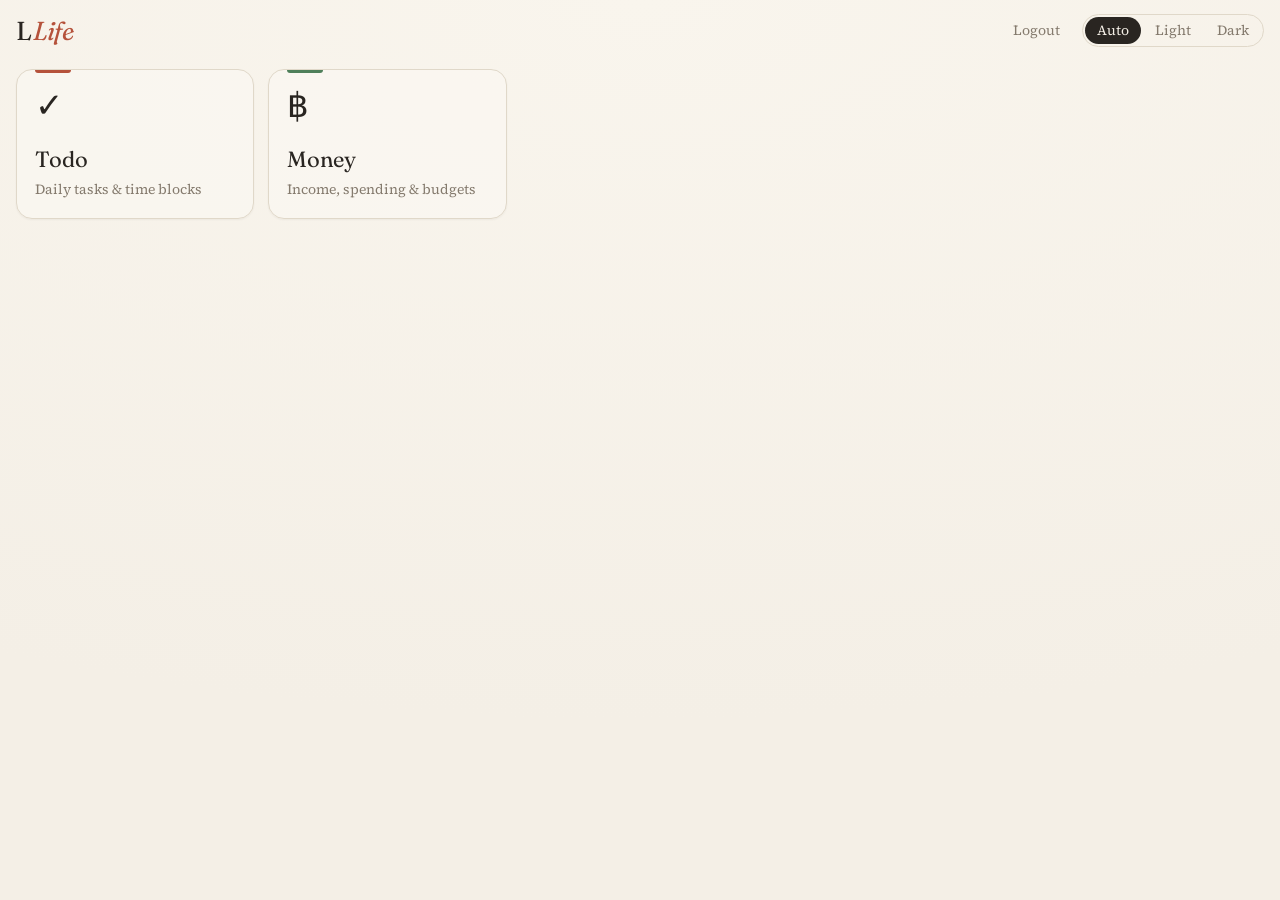
<file: web/index.html>
<!doctype html>
<html lang="en">
<head>
<meta charset="utf-8">
<meta name="viewport" content="width=device-width,initial-scale=1,viewport-fit=cover">
<title>LLife</title>
<link href="https://fonts.googleapis.com/css2?family=Fraunces:opsz,wght@9..144,300;9..144,400&family=Source+Serif+4:opsz,wght@8..60,400&display=swap" rel="stylesheet">
<link rel="stylesheet" href="style.css">
<script>try{document.documentElement.dataset.th=localStorage.th||"auto"}catch(e){}</script>
</head>
<body>
<header>
  <h1>L<em>Life</em></h1>
  <form method="post" action="/logout"><button class="out">Logout</button></form>
  <div class="seg" id="th"><button data-th="auto">Auto</button><button data-th="light">Light</button><button data-th="dark">Dark</button></div>
</header>
<main id="app"></main>
<script src="app.js"></script>
</body>
</html>
</file>
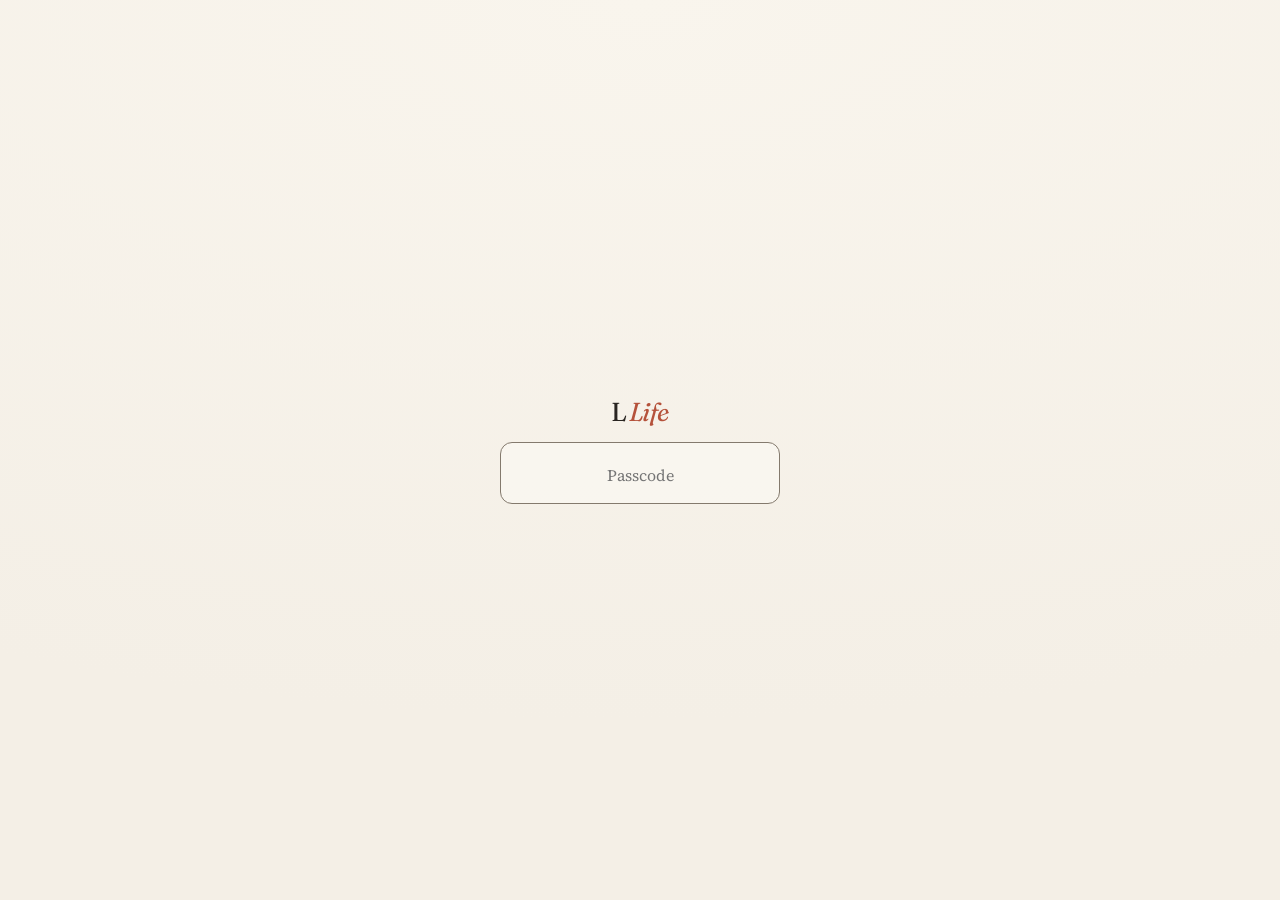
<file: web/login.html>
<!doctype html>
<html lang="en">
<head>
<meta charset="utf-8">
<meta name="viewport" content="width=device-width,initial-scale=1,viewport-fit=cover">
<title>LLife</title>
<link href="https://fonts.googleapis.com/css2?family=Fraunces:opsz,wght@9..144,300;9..144,400&family=Source+Serif+4:opsz,wght@8..60,400&display=swap" rel="stylesheet">
<link rel="stylesheet" href="style.css">
<script>try{document.documentElement.dataset.th=localStorage.th||"auto"}catch(e){}</script>
</head>
<body class="lg">
<form method="post" action="/login">
  <h1>L<em>Life</em></h1>
  <input name="code" type="password" inputmode="numeric" autocomplete="current-password" placeholder="Passcode" autofocus required>
  <input name="next" type="hidden">
  <p id="e" hidden>Wrong passcode</p>
</form>
<script>
const q=new URLSearchParams(location.search),f=document.forms[0];
f.next.value=q.get('next')||'';e.hidden=!q.get('e');
f.code.oninput=()=>f.code.value.length==6&&f.submit();
</script>
</body>
</html>
</file>
<file: web/style.css>
:root{--paper:#f4efe6;--gl:#f9f5ed;--card:#fbf8f2b3;--ink:#292521;--mute:#847a6d;--line:#e0d8c9;--acc:#b5523b;--hd:'Fraunces',Georgia,serif;--bd:'Source Serif 4',Georgia,serif;color-scheme:light}
@media (prefers-color-scheme:dark){:root:not([data-th=light]){--paper:#1b1916;--gl:#1b1916;--card:#26231fb3;--ink:#ece5d8;--mute:#9a9083;--line:#38332c;--acc:#e07a5f;color-scheme:dark}}
:root[data-th=dark]{--paper:#1b1916;--gl:#1b1916;--card:#26231fb3;--ink:#ece5d8;--mute:#9a9083;--line:#38332c;--acc:#e07a5f;color-scheme:dark}
*{box-sizing:border-box;margin:0}
body{background:radial-gradient(120% 80% at 50% 0,var(--gl),var(--paper));color:var(--ink);font:17px/1.5 var(--bd);min-height:100vh;padding-bottom:env(safe-area-inset-bottom)}
button{font:inherit;color:inherit;background:none;border:0;cursor:pointer;-webkit-tap-highlight-color:transparent}
header{display:flex;align-items:center;gap:10px;max-width:1280px;margin:auto;padding:14px max(16px,env(safe-area-inset-right)) 14px max(16px,env(safe-area-inset-left))}
h1{font:400 26px var(--hd);letter-spacing:-.02em;flex:1}h1 em{color:var(--acc);margin-left:2px}
.seg{display:inline-flex;border:1px solid var(--line);border-radius:99px;padding:2px;gap:2px}
.seg button{padding:3px 12px;border-radius:99px;font-size:14px;color:var(--mute)}.seg .on{background:var(--ink);color:var(--paper)}
main{max-width:1280px;margin:auto;padding:8px max(16px,env(safe-area-inset-right)) 60px max(16px,env(safe-area-inset-left));display:grid;grid-template-columns:repeat(auto-fill,minmax(min(100%,210px),1fr));gap:14px}
.c{display:flex;flex-direction:column;gap:6px;padding:18px;min-height:150px;color:inherit;text-decoration:none;background:var(--card);border:1px solid var(--line);border-radius:16px;box-shadow:0 1px 2px #2b26220d;position:relative;transition:transform .15s,border-color .15s;-webkit-tap-highlight-color:transparent}
.c::before{content:"";position:absolute;left:18px;top:0;width:36px;height:3px;border-radius:0 0 3px 3px;background:var(--c)}
.c:hover{border-color:var(--mute);transform:translateY(-2px)}.c:active{transform:scale(.98)}
.c i{font:normal 34px/1 var(--hd)}
.c b{font:400 22px var(--hd);margin-top:auto}
.c span{color:var(--mute);font-size:14px}
@media (max-width:420px){h1{font-size:22px}.seg button{padding:3px 9px}.c{min-height:110px;padding:14px}.c i{font-size:28px}.c b{font-size:20px}}
@media (min-width:1600px){html{font-size:19px}header,main{max-width:1500px}}
@media (hover:none){.c:hover{transform:none;border-color:var(--line)}}
body.lg{display:grid;place-items:center;padding:16px}
.lg form{display:flex;flex-direction:column;align-items:center;gap:14px;width:min(280px,100%)}
.lg input{width:100%;text-align:center;font:inherit;font-size:24px;letter-spacing:.3em;color:inherit;background:var(--card);border:1px solid var(--line);border-radius:12px;padding:12px;outline:0}
.lg input:focus{border-color:var(--mute)}.lg input::placeholder{font-size:16px;letter-spacing:0}
.lg p{color:var(--acc);font-size:14px}[hidden]{display:none!important}
.out{font-size:14px;color:var(--mute);padding:3px 12px}
</file>
